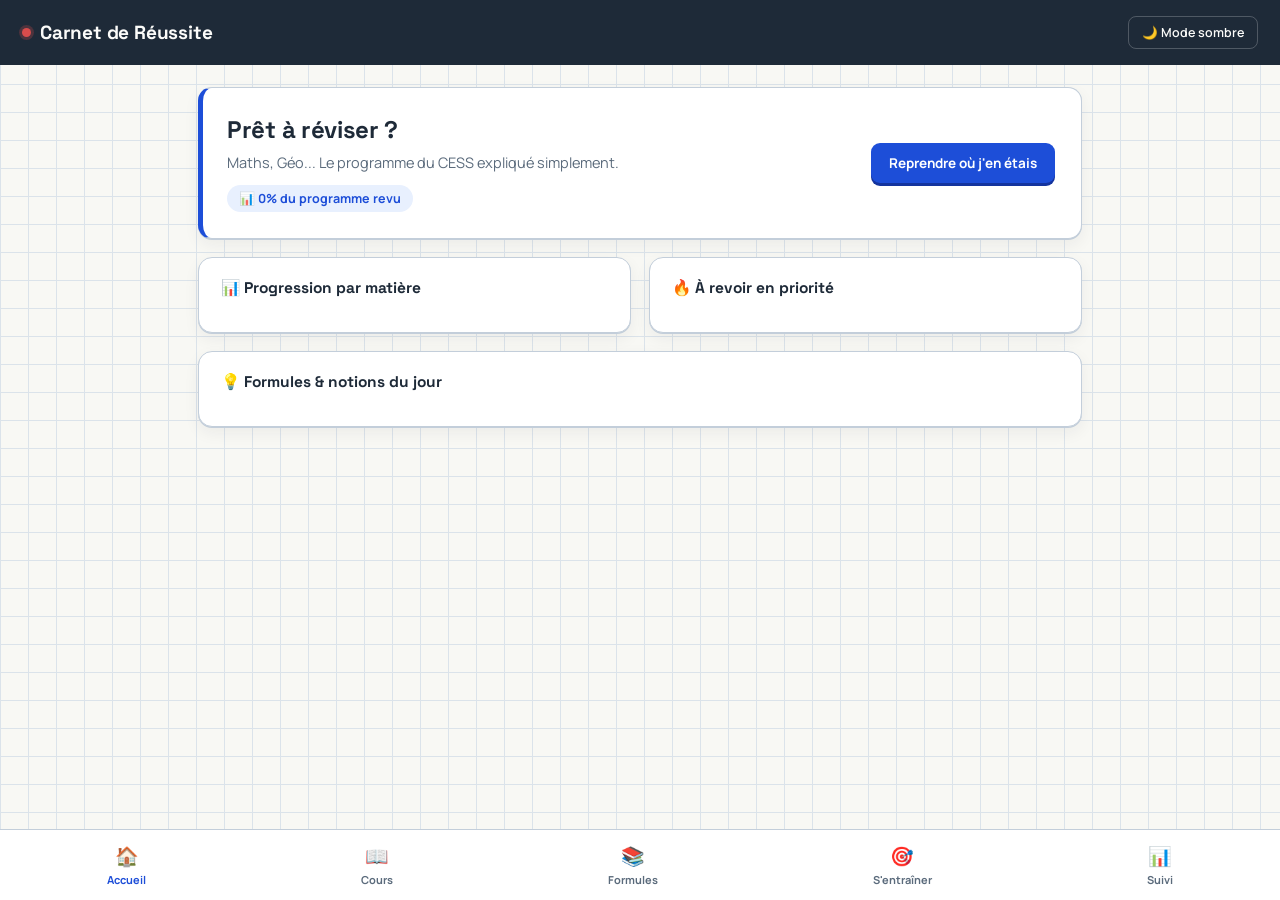
<file: index.html>
<!DOCTYPE html>
<html lang="fr">
<head>
<meta charset="UTF-8">
<meta name="viewport" content="width=device-width, initial-scale=1.0">
<title>Carnet de Réussite — CESS</title>
<link rel="preconnect" href="https://fonts.googleapis.com">
<link rel="preconnect" href="https://fonts.gstatic.com" crossorigin>
<link href="https://fonts.googleapis.com/css2?family=Manrope:wght@400;600;700;800&family=Space+Grotesk:wght@500;700&display=swap" rel="stylesheet">
<link rel="stylesheet" href="style.css">
</head>
<body>
<header class="ces-header">
    <div class="brand" onclick="goHome()"><span class="pin"></span>Carnet de Réussite</div>
    <button class="nav-btn" onclick="toggleTheme()" id="themeBtn">🌙 Mode sombre</button>
</header>
<main class="ces-app">
    <!-- ================= ACCUEIL ================= -->
    <section id="dashboard" class="tab-content">
        <div class="hero">
            <div>
                <h1>Prêt à réviser ?</h1>
                <p>Maths, Géo... Le programme du CESS expliqué simplement.</p>
                <span class="pastille-progress">📊 <span id="globalProgress">0</span>% du programme revu</span>
            </div>
            <button class="primary-btn" onclick="startRevision()">Reprendre où j'en étais</button>
        </div>
        <div class="dashboard-grid">
            <div class="panel">
                <h3>📊 Progression par matière</h3>
                <div id="progressionMatieres" class="progression-list"></div>
            </div>
            <div class="panel">
                <h3>🔥 À revoir en priorité</h3>
                <div id="chapitresUrgents"></div>
            </div>
        </div>
        <div class="panel">
            <h3>💡 Formules & notions du jour</h3>
            <div id="formulesDuJour" class="formules-du-jour"></div>
        </div>
    </section>

    <!-- ================= COURS ================= -->
    <section id="cours" class="tab-content hidden">
        <div class="page-header">
            <div>
                <h1 class="section-title">📖 Réviser</h1>
                <p class="muted">Choisissez une matière, puis une année.</p>
            </div>
            <button class="ghost-btn" onclick="showTab('dashboard')">← Accueil</button>
        </div>
        <!-- Choix de la matière (Maths ou Géo) -->
        <div id="choixMatiere" class="annee-selector"></div>
        <!-- Choix de l'année -->
        <div id="choixAnnee" class="annee-selector hidden"></div>
        
        <!-- Liste des chapitres -->
        <div id="contenuAnnee" class="hidden"></div>
        <!-- Fiches visuelles -->
        <div class="panel" style="margin-top: 6px;">
            <h3>🖼️ Fiches de révision</h3>
            <p class="muted" style="margin-bottom: 4px;">Les notions essentielles résumées en images.</p>
            <div class="groupe-fiches">
                <img src="pythagore.jpg" alt="Pythagore">
                <img src="thales.jpg" alt="Thalès">
                <img src="trigonometrie.jpg" alt="Trigonométrie">
                <img src="cercle_trigo.jpg" alt="Cercle trigonométrique">
                <img src="discriminant.jpg" alt="Discriminant">
                <img src="derivee.jpg" alt="Dérivée">
                <img src="produit_scalaire.jpg" alt="Produit scalaire">
                <img src="plan_complexe.jpg" alt="Plan complexe">
            </div>
        </div>
    </section>

    <!-- ================= FORMULES ================= -->
    <section id="formules" class="tab-content hidden">
        <div class="page-header">
            <div>
                <h1 class="section-title">📚 Formules</h1>
                <p class="muted"><span id="formulesCount">0</span> formules — votre encyclopédie de poche.</p>
            </div>
            <button class="ghost-btn" onclick="showTab('dashboard')">← Accueil</button>
        </div>
        <input id="formuleSearch" class="search-bar" style="margin-bottom:14px;" placeholder="Rechercher une formule…" oninput="rechercherFormule()">
        <div class="filtres-pills" id="filtresFormules">
            <button class="pill active" onclick="filtrerFormules('all', this)">Tout</button>
            <button class="pill" onclick="filtrerFormules('algebre', this)">🔢 Algèbre</button>
            <button class="pill" onclick="filtrerFormules('geometrie', this)">📐 Géométrie</button>
            <button class="pill" onclick="filtrerFormules('trigonometrie', this)">📐 Trigo</button>
            <button class="pill" onclick="filtrerFormules('analyse', this)">📈 Analyse</button>
            <button class="pill" onclick="filtrerFormules('vecteurs', this)">➡️ Vecteurs</button>
            <button class="pill" onclick="filtrerFormules('statistiques', this)">📊 Stats</button>
            <button class="pill" onclick="filtrerFormules('complexes', this)">ℂ Complexes</button>
        </div>
        <div id="formulesList" class="formules-grid"></div>
    </section>

    <!-- ================= S'ENTRAÎNER ================= -->
    <section id="entrainer" class="tab-content hidden">
        <div class="page-header">
            <div>
                <h1 class="section-title">🎯 S'entraîner</h1>
                <p class="muted">Testez vos connaissances.</p>
            </div>
            <button class="ghost-btn" onclick="showTab('dashboard')">← Accueil</button>
        </div>
        <div class="panel block-entrainement">
            <div class="block-header"><span class="block-icon">🧠</span><span class="block-title">Quiz rapide</span></div>
            <div class="select-group">
                <select id="quizAnnee" class="search-bar" onchange="updateQuizChapitres()">
                    <option value="3e">3e Année</option>
                    <option value="4e">4e Année</option>
                    <option value="5e">5e Année</option>
                    <option value="6e">6e Année</option>
                </select>
                <select id="quizChapitre" class="search-bar"><option value="all">Tous les chapitres</option></select>
            </div>
            <button class="primary-btn" style="width:100%;" onclick="startQuiz()">Lancer le quiz</button>
            <button class="ghost-btn" style="width:100%;margin-top:9px;" onclick="startDefiJour()">🌟 Défi du jour (5 questions au hasard)</button>
            <button class="ghost-btn" style="width:100%;margin-top:9px;background:var(--teal-clair);color:var(--teal);border-color:var(--teal);" onclick="startJeuCapitales()">🌍 Jeu des Capitales (10 questions)</button>
        </div>

        <!-- NOUVEAU : Examen Blanc CESS -->
        <div class="panel block-entrainement" style="border:2px solid var(--rouge);">
            <div class="block-header">
                <span class="block-icon" style="background:var(--rouge-clair);">🔴</span>
                <span class="block-title">Examen Blanc CESS - Géographie</span>
            </div>
            <p style="font-size:13px;color:var(--muted);margin-bottom:12px;">Entraînez-vous sur le format réel de l'examen du Jury (Tableaux Atouts/Contraintes et Texte argumentatif).</p>
            <button class="danger-btn" style="width:100%;border:1px solid var(--rouge);color:var(--rouge);background:var(--rouge-clair);padding:12px;font-weight:700;" onclick="startExamenCess()">📝 Passer l'examen blanc CESS</button>
        </div>

        <div class="panel block-entrainement">
            <div class="block-header"><span class="block-icon">📝</span><span class="block-title">Examens blancs</span></div>
            <div class="exam-grid">
                <div class="exam-card" tabindex="0" onclick="startExamen('3e')"><div class="exam-title">3e Année</div><div class="exam-info">20 q · 30 min</div></div>
                <div class="exam-card" tabindex="0" onclick="startExamen('4e')"><div class="exam-title">4e Année</div><div class="exam-info">25 q · 40 min</div></div>
                <div class="exam-card" tabindex="0" onclick="startExamen('5e')"><div class="exam-title">5e Année</div><div class="exam-info">25 q · 40 min</div></div>
                <div class="exam-card" tabindex="0" onclick="startExamen('6e')"><div class="exam-title">6e Année</div><div class="exam-info">30 q · 50 min</div></div>
                <div class="exam-card complet" tabindex="0" onclick="startExamen('complet')"><div class="exam-title">Examen complet</div><div class="exam-info">50 q · 90 min</div></div>
            </div>
        </div>
        <div id="quizContent" style="margin-top:18px;"></div>
        <div id="examenContent" style="margin-top:18px;"></div>
    </section>

    <!-- ================= SUIVI ================= -->
    <section id="suivi" class="tab-content hidden">
        <div class="page-header">
            <div>
                <h1 class="section-title">📊 Mon suivi</h1>
                <p class="muted">Votre progression et vos favoris.</p>
            </div>
            <button class="ghost-btn" onclick="showTab('dashboard')">← Accueil</button>
        </div>
        <div class="stats-grid">
            <div class="stat-card"><b>RÉVISÉS</b><span id="statsRevisites">0%</span></div>
            <div class="stat-card"><b>QUIZ FAITS</b><span id="statsQuizTotal">0</span></div>
            <div class="stat-card"><b>MEILLEUR SCORE</b><span id="statsMeilleur">0%</span></div>
            <div class="stat-card"><b>SÉRIE EN COURS</b><span id="statsSerie">0</span></div>
        </div>
        <div class="dashboard-grid">
            <div class="panel"><h3>🏆 Mes badges</h3><div id="badgeDisplay" class="badges-list"></div></div>
            <div class="panel"><h3>⭐ Mes favoris</h3><div id="favorisList"></div></div>
        </div>
    </section>
</main>

<div class="bottom-nav" id="bottomNav">
    <div class="nav-item active" tabindex="0" onclick="showTab('dashboard')" id="navDashboard"><span class="nav-icon">🏠</span>Accueil</div>
    <div class="nav-item" tabindex="0" onclick="showTab('cours')" id="navCours"><span class="nav-icon">📖</span>Cours</div>
    <div class="nav-item" tabindex="0" onclick="showTab('formules')" id="navFormules"><span class="nav-icon">📚</span>Formules</div>
    <div class="nav-item" tabindex="0" onclick="showTab('entrainer')" id="navEntrainer"><span class="nav-icon">🎯</span>S'entraîner</div>
    <div class="nav-item" tabindex="0" onclick="showTab('suivi')" id="navSuivi"><span class="nav-icon">📊</span>Suivi</div>
</div>

<!-- Ordre de chargement optimisé -->
<script src="maths-data.js"></script>
<script src="geo-data.js"></script>
<script src="app.js"></script>
</body>
</html>
</file>
<file: style.css>
:root{
    --paper:#f8f8f4;
    --paper-line:#dbe3ea;
    --paper-line-strong:#c3ceda;
    --sheet:#ffffff;
    --margin:#d84c4c;
    --ink:#1e2a38;
    --ink-soft:#5b6b7c;
    --bleu:#1d4ed8;
    --bleu-clair:#e8f0fe;
    --vert:#1f8a4c;
    --vert-clair:#e7f7ec;
    --rouge:#c0392b;
    --rouge-clair:#fdecea;
    --ambre:#b9791b;
    --ambre-clair:#fdf3e0;
    --violet:#6b46c1;
    --violet-clair:#f1ebfb;
    --teal:#0e7c86;
    --teal-clair:#e4f5f6;
    --radius: 14px;
    --shadow: 0 1px 0 var(--paper-line-strong), 0 6px 16px rgba(30,42,56,0.06);
    --font-head:'Space Grotesk', system-ui, sans-serif;
    --font-body:'Manrope', system-ui, sans-serif;
}
body.dark{
    --paper:#12161c;
    --paper-line:#232b35;
    --paper-line-strong:#2b3542;
    --sheet:#181e26;
    --margin:#e06a6a;
    --ink:#eef1f5;
    --ink-soft:#93a1b0;
    --bleu:#5c8cf0;
    --bleu-clair:#1c2a44;
    --vert:#57c785;
    --vert-clair:#16301f;
    --rouge:#ea6b5c;
    --rouge-clair:#3a1c1a;
    --ambre:#e0a94a;
    --ambre-clair:#3a2c12;
    --violet:#a482e0;
    --violet-clair:#2a1f42;
    --teal:#4bb9c2;
    --teal-clair:#12302f;
    --shadow: 0 1px 0 var(--paper-line-strong), 0 6px 18px rgba(0,0,0,0.35);
}
*{box-sizing:border-box;margin:0;padding:0;}
html{-webkit-font-smoothing:antialiased;}
body{
    font-family:var(--font-body);
    color:var(--ink);
    background-color:var(--paper);
    background-image:
        linear-gradient(var(--paper-line) 1px, transparent 1px),
        linear-gradient(90deg, var(--paper-line) 1px, transparent 1px);
    background-size: 28px 28px;
    min-height:100vh;
    padding-bottom:84px;
    transition:background-color .3s ease, color .3s ease;
}
@media (prefers-reduced-motion: reduce){
    *{animation-duration:0.001ms !important; transition-duration:0.001ms !important;}
}
.ces-header{
    background:var(--ink);
    color:#fbfbf9;
    padding:16px 22px;
    display:flex;
    justify-content:space-between;
    align-items:center;
    position:sticky;
    top:0;
    z-index:900;
}
.brand{
    font-family:var(--font-head);
    font-weight:700;
    font-size:19px;
    letter-spacing:-0.2px;
    cursor:pointer;
    display:flex;
    align-items:center;
    gap:9px;
}
.brand .pin{
    width:9px;height:9px;border-radius:50%;
    background:var(--margin);
    box-shadow:0 0 0 3px rgba(216,76,76,0.25);
    display:inline-block;
}
.nav-btn{
    background:transparent;
    border:1px solid rgba(255,255,255,0.22);
    color:#fbfbf9;
    border-radius:8px;
    padding:7px 13px;
    cursor:pointer;
    font-size:12.5px;
    font-family:var(--font-body);
    font-weight:600;
    transition:background .2s ease, border-color .2s ease;
}
.nav-btn:hover{background:rgba(255,255,255,0.12); border-color:rgba(255,255,255,0.4);}
.ces-app{max-width:920px;margin:auto;padding:22px 18px 10px;}
.tab-content{animation:pageIn .35s ease;}
.tab-content.hidden{display:none !important;}
@keyframes pageIn{from{opacity:0;transform:translateY(8px);} to{opacity:1;transform:translateY(0);}}
.page-header{display:flex;justify-content:space-between;align-items:flex-start;margin-bottom:22px;gap:12px;}
.section-title{font-family:var(--font-head);font-size:25px;font-weight:700;letter-spacing:-0.3px;}
.muted{color:var(--ink-soft);font-size:13.5px;margin-top:4px;}
.hero{
    background:var(--sheet);
    border:1px solid var(--paper-line-strong);
    border-left:5px solid var(--bleu);
    border-radius:var(--radius);
    padding:26px 26px 26px 24px;
    display:flex;
    justify-content:space-between;
    align-items:center;
    gap:20px;
    margin-bottom:18px;
    box-shadow:var(--shadow);
}
.hero h1{font-family:var(--font-head);font-size:24px;font-weight:700;margin-bottom:8px;letter-spacing:-0.3px;}
.hero p{color:var(--ink-soft);margin-bottom:13px;font-size:14.5px;max-width:46ch;}
.pastille-progress{
    background:var(--bleu-clair);
    color:var(--bleu);
    padding:5px 12px;
    border-radius:20px;
    font-size:12.5px;
    font-weight:700;
    display:inline-block;
}
.primary-btn, .ghost-btn{
    border:none;
    border-radius:9px;
    padding:11px 18px;
    font-family:var(--font-body);
    font-weight:700;
    font-size:13.5px;
    cursor:pointer;
    transition:transform .15s ease, background .2s ease, box-shadow .2s ease;
    white-space:nowrap;
}
.primary-btn{background:var(--bleu);color:#fff;box-shadow:0 3px 0 #14349e;}
.primary-btn:hover{transform:translateY(-1px);}
.primary-btn:active{transform:translateY(1px); box-shadow:0 1px 0 #14349e;}
.ghost-btn{background:transparent;color:var(--ink-soft);border:1px solid var(--paper-line-strong);}
.ghost-btn:hover{background:var(--paper);}
.panel{
    background:var(--sheet);
    border:1px solid var(--paper-line-strong);
    border-radius:var(--radius);
    padding:20px 20px 20px 22px;
    box-shadow:var(--shadow);
    margin-bottom:18px;
}
.panel h3{font-family:var(--font-head);font-size:15.5px;margin-bottom:14px;font-weight:700;display:flex;align-items:center;gap:8px;}
.dashboard-grid{display:grid;grid-template-columns:1fr 1fr;gap:18px;}
.progression-list{display:flex;flex-direction:column;gap:13px;}
.progress-label{display:flex;justify-content:space-between;font-size:13px;margin-bottom:5px;font-weight:700;}
.progress-bar{height:7px;background:var(--paper);border:1px solid var(--paper-line-strong);border-radius:5px;overflow:hidden;}
.progress-fill{height:100%;border-radius:5px;transition:width .5s ease;}
.urgent-item{
    display:flex;justify-content:space-between;align-items:center;
    padding:10px 12px;background:var(--paper);border-radius:9px;
    font-size:13px;font-weight:600;gap:10px;
}
.urgent-item b{color:var(--rouge);font-weight:800;}
.formules-du-jour{display:grid;grid-template-columns:repeat(auto-fit,minmax(190px,1fr));gap:13px;}
.formule-mini{
    background:var(--paper);
    padding:14px;
    border-radius:10px;
    border-left:3px solid var(--bleu);
    font-size:13.5px;
}
.formule-mini b{font-family:var(--font-head);display:block;margin-bottom:3px;color:var(--bleu);}
.annee-selector{display:grid;grid-template-columns:1fr;gap:12px;margin-bottom:26px;}
.annee-card{
    background:var(--sheet);
    border:1px solid var(--paper-line-strong);
    border-radius:12px;
    padding:18px 20px;
    display:flex;
    align-items:center;
    gap:18px;
    border-left:6px solid var(--tab-color, var(--bleu));
    box-shadow:var(--shadow);
    cursor:pointer;
    transition:transform .18s ease, box-shadow .18s ease;
}
.annee-card:hover{transform:translateX(4px);}
.annee-icon{
    font-family:var(--font-head);font-weight:700;font-size:20px;
    width:44px;height:44px;border-radius:10px;
    display:flex;align-items:center;justify-content:center;
    background:var(--tab-color-light, var(--bleu-clair));
    color:var(--tab-color, var(--bleu));
    flex-shrink:0;
}
.annee-info h3{font-family:var(--font-head);margin:0 0 3px 0;font-size:16.5px;font-weight:700;}
.annee-info p{margin:0;color:var(--ink-soft);font-size:12.5px;}
.chapitre-list{background:var(--sheet);border:1px solid var(--paper-line-strong);border-radius:var(--radius);overflow:hidden;box-shadow:var(--shadow);}
.chapitre-row{
    display:flex;align-items:center;justify-content:space-between;
    padding:14px 20px;border-bottom:1px solid var(--paper-line);
    cursor:pointer;transition:background .15s ease;
    border-left:3px solid transparent;
}
.chapitre-row:last-child{border-bottom:none;}
.chapitre-row:hover{background:var(--paper); border-left-color:var(--bleu);}
.chap-left{display:flex;align-items:center;gap:12px;}
.chap-icon{font-size:19px;width:30px;height:30px;border-radius:8px;display:flex;align-items:center;justify-content:center;background:var(--paper);flex-shrink:0;}
.chap-title{font-weight:700;font-size:14px;}
.chap-status{font-size:10.5px;padding:4px 10px;border-radius:12px;font-weight:800;letter-spacing:0.2px;flex-shrink:0;}
.statut-revise{background:var(--vert-clair);color:var(--vert);}
.statut-cours{background:var(--ambre-clair);color:var(--ambre);}
.statut-vu{background:var(--paper-line);color:var(--ink-soft);}
.groupe-fiches{
    display:grid;
    grid-template-columns:repeat(auto-fit,minmax(280px,1fr));
    gap:16px;
    margin-top:14px;
}
.groupe-fiches img{
    width:100%;
    height:auto;
    border-radius:12px;
    border:1px solid var(--paper-line-strong);
    box-shadow:var(--shadow);
    cursor:zoom-in;
    background:var(--sheet);
    transition:transform .2s ease, box-shadow .2s ease;
}
.groupe-fiches img:hover{
    transform:scale(1.02);
    box-shadow:0 8px 24px rgba(30,42,56,0.15);
}
.search-bar{padding:11px 14px;border:1px solid var(--paper-line-strong);border-radius:9px;background:var(--sheet);color:var(--ink);font-size:13.5px;font-family:var(--font-body);width:100%;}
.search-bar:focus{outline:2px solid var(--bleu);outline-offset:1px;}
.filtres-pills{display:flex;flex-wrap:wrap;gap:8px;margin-bottom:20px;}
.pill{
    background:var(--sheet);border:1px solid var(--paper-line-strong);color:var(--ink-soft);
    padding:7px 13px;border-radius:20px;font-size:12.5px;font-weight:700;cursor:pointer;
    transition:background .2s ease,color .2s ease,border-color .2s ease;
    font-family:var(--font-body);
}
.pill:hover{border-color:var(--bleu);}
.pill.active{background:var(--ink);color:#fbfbf9;border-color:var(--ink);}
.formules-grid{display:grid;grid-template-columns:repeat(auto-fit,minmax(300px,1fr));gap:16px;}
.formule-card{background:var(--sheet);border:1px solid var(--paper-line-strong);border-radius:var(--radius);padding:18px;box-shadow:var(--shadow);}
.formule-header{display:flex;align-items:center;gap:10px;margin-bottom:13px;}
.formule-icon{font-size:18px;width:30px;height:30px;border-radius:8px;background:var(--paper);display:flex;align-items:center;justify-content:center;flex-shrink:0;}
.formule-title{font-family:var(--font-head);font-weight:700;font-size:14.5px;flex:1;}
.formule-categorie{font-size:10.5px;font-weight:800;padding:3px 9px;border-radius:10px;flex-shrink:0;}
.formule-definition{font-size:13.5px;color:var(--ink-soft);margin-bottom:11px;}
.formule-math{background:var(--paper);border:1px solid var(--paper-line-strong);border-radius:8px;padding:12px;font-family:var(--font-head);font-size:16.5px;font-weight:700;text-align:center;color:var(--bleu);margin-bottom:11px;}
.formule-actions{display:flex;justify-content:flex-end;}
.formule-actions button{border:none;background:transparent;color:var(--ink-soft);cursor:pointer;font-size:12.5px;font-weight:700;font-family:var(--font-body);padding:4px 6px;}
.formule-actions button:hover{color:var(--ambre);}
.block-entrainement{border:1px solid var(--paper-line-strong);box-shadow:none;}
.block-header{display:flex;align-items:center;gap:10px;margin-bottom:18px;}
.block-icon{font-size:22px;width:38px;height:38px;border-radius:9px;background:var(--paper);display:flex;align-items:center;justify-content:center;}
.block-title{font-family:var(--font-head);font-size:16.5px;font-weight:700;}
.select-group{display:grid;grid-template-columns:1fr 1fr;gap:10px;margin-bottom:18px;}
.exam-grid{display:grid;grid-template-columns:repeat(auto-fit,minmax(140px,1fr));gap:12px;}
.exam-card{background:var(--paper);border:2px solid transparent;border-radius:11px;padding:18px;text-align:center;cursor:pointer;transition:border-color .2s ease,background .2s ease;}
.exam-card:hover{border-color:var(--bleu);background:var(--bleu-clair);}
.exam-card.complet{background:var(--ambre-clair);border-color:transparent;}
.exam-card.complet:hover{border-color:var(--ambre);}
.exam-title{font-family:var(--font-head);font-size:14.5px;font-weight:700;margin-bottom:4px;}
.exam-info{font-size:11.5px;color:var(--ink-soft);font-weight:600;}
.stats-grid{display:grid;grid-template-columns:repeat(auto-fit,minmax(130px,1fr));gap:13px;margin-bottom:18px;}
.stat-card{background:var(--sheet);border:1px solid var(--paper-line-strong);border-radius:var(--radius);padding:18px;text-align:center;box-shadow:var(--shadow);}
.stat-card b{display:block;color:var(--ink-soft);font-size:11px;margin-bottom:6px;font-weight:700;}
.stat-card span{font-family:var(--font-head);font-size:22px;font-weight:700;}
.badges-list{display:flex;flex-direction:column;gap:9px;}
.badge-item{display:flex;align-items:center;gap:10px;padding:10px 12px;border-radius:9px;font-size:13px;font-weight:700;}
.badge-item.unlocked{background:var(--vert-clair);color:var(--vert);}
.badge-item.locked{background:var(--paper);color:var(--ink-soft);opacity:0.65;}
#favorisList{display:flex;flex-direction:column;gap:8px;font-size:13.5px;font-weight:600;}
#favorisList .fav-empty{color:var(--ink-soft);font-weight:600;}
.quiz-question{background:var(--sheet);border:1px solid var(--paper-line-strong);border-radius:var(--radius);padding:20px;box-shadow:var(--shadow);margin-bottom:14px;}
.question-text{font-family:var(--font-head);font-weight:700;font-size:17px;margin-bottom:15px;}
.quiz-options{display:flex;flex-direction:column;gap:9px;}
.quiz-options button{
    text-align:left;padding:12px 15px;border:2px solid var(--paper-line-strong);border-radius:10px;
    background:var(--sheet);cursor:pointer;font-size:13.5px;font-family:var(--font-body);font-weight:600;color:var(--ink);
    transition:border-color .15s ease, background .15s ease, transform .1s ease;
}
.quiz-options button:hover:not(.locked){border-color:var(--bleu);background:var(--bleu-clair);}
.quiz-options button.correct{border-color:var(--vert);background:var(--vert-clair);color:var(--vert);font-weight:800;}
.quiz-options button.wrong{border-color:var(--rouge);background:var(--rouge-clair);color:var(--rouge);}
.quiz-options button.locked{cursor:default;}
.quiz-result{margin-top:12px;padding:12px 14px;border-radius:9px;font-weight:700;font-size:13.5px;}
.quiz-result.correct{background:var(--vert-clair);color:var(--vert);border-left:4px solid var(--vert);}
.quiz-result.wrong{background:var(--rouge-clair);color:var(--rouge);border-left:4px solid var(--rouge);}
#examenContent .quiz-options button{background:var(--paper);}
.progress-thin{height:4px;background:var(--paper-line);border-radius:2px;overflow:hidden;margin-top:8px;}
.progress-thin > div{height:100%;background:var(--bleu);border-radius:2px;transition:width .3s ease;}
.quiz-topline{display:flex;justify-content:space-between;font-size:13px;color:var(--ink-soft);font-weight:700;}
.modal-backdrop{
    position:fixed;inset:0;background:rgba(20,26,34,0.55);
    z-index:1000;display:flex;align-items:center;justify-content:center;padding:20px;
}
.modal-card{
    background:var(--sheet);border-radius:18px;max-width:840px;width:100%;max-height:88vh;overflow-y:auto;
    padding:0;box-shadow:0 25px 60px rgba(0,0,0,0.3);position:relative;
    animation:modalIn .25s ease;
}
@keyframes modalIn{from{opacity:0;transform:scale(.97) translateY(6px);}to{opacity:1;transform:scale(1) translateY(0);}}
.modal-head{padding:26px 30px 18px;border-bottom:1px solid var(--paper-line);position:sticky;top:0;background:var(--sheet);z-index:2;}
.modal-close{position:absolute;top:18px;right:20px;background:var(--paper);border:none;width:32px;height:32px;border-radius:50%;font-size:16px;cursor:pointer;color:var(--ink-soft);}
.modal-close:hover{background:var(--paper-line);}
.modal-body{padding:6px 30px 30px;}
.modal-h2{font-family:var(--font-head);font-size:22px;font-weight:700;margin-bottom:4px;padding-right:36px;}
.modal-desc{color:var(--ink-soft);font-size:13.5px;}
.cours-block{background:var(--paper);border-left:5px solid var(--bleu);border-radius:10px;padding:20px 22px;margin:20px 0;}
.cours-block h4{font-family:var(--font-head);font-size:14px;font-weight:700;margin:14px 0 6px;}
.cours-block h4:first-child{margin-top:0;}
.cours-block p, .cours-block li{font-size:14px;line-height:1.6;color:var(--ink);}
.cours-block ul{margin:6px 0 6px 20px;}
.cours-block b{color:var(--bleu);}
.modal-body h3{font-family:var(--font-head);font-size:15px;font-weight:700;margin:18px 0 8px;}
.modal-body ul{margin:0 0 14px 20px;font-size:13.5px;line-height:1.65;}
.modal-actions{display:flex;gap:10px;margin-top:22px;flex-wrap:wrap;}
.bottom-nav{
    position:fixed;bottom:0;left:0;right:0;background:var(--sheet);
    display:flex;justify-content:space-around;padding:9px 0 max(9px, env(safe-area-inset-bottom));
    border-top:1px solid var(--paper-line-strong);z-index:1000;
}
.nav-item{text-align:center;font-size:11px;color:var(--ink-soft);cursor:pointer;font-weight:700;transition:color .2s ease;padding:4px 10px;border-radius:8px;}
.nav-item.active{color:var(--bleu);}
.nav-icon{font-size:19px;display:block;margin-bottom:3px;}
.nav-item:focus-visible, .pill:focus-visible, .primary-btn:focus-visible, .ghost-btn:focus-visible,
.exam-card:focus-visible, .annee-card:focus-visible, .chapitre-row:focus-visible, .quiz-options button:focus-visible{
    outline:2px solid var(--bleu); outline-offset:2px;
}
@media(max-width:768px){
    .ces-header{padding:13px 16px;}
    .brand{font-size:17px;}
    .hero{flex-direction:column;align-items:flex-start;gap:14px;padding:22px;}
    .hero h1{font-size:20px;}
    .primary-btn{width:100%;text-align:center;}
    .dashboard-grid{grid-template-columns:1fr;}
    .exam-grid{grid-template-columns:repeat(2,1fr);}
    .select-group{grid-template-columns:1fr;}
    .formules-grid{grid-template-columns:1fr;}
    .modal-head{padding:22px 20px 14px;}
    .modal-body{padding:6px 20px 24px;}
}
</file>
